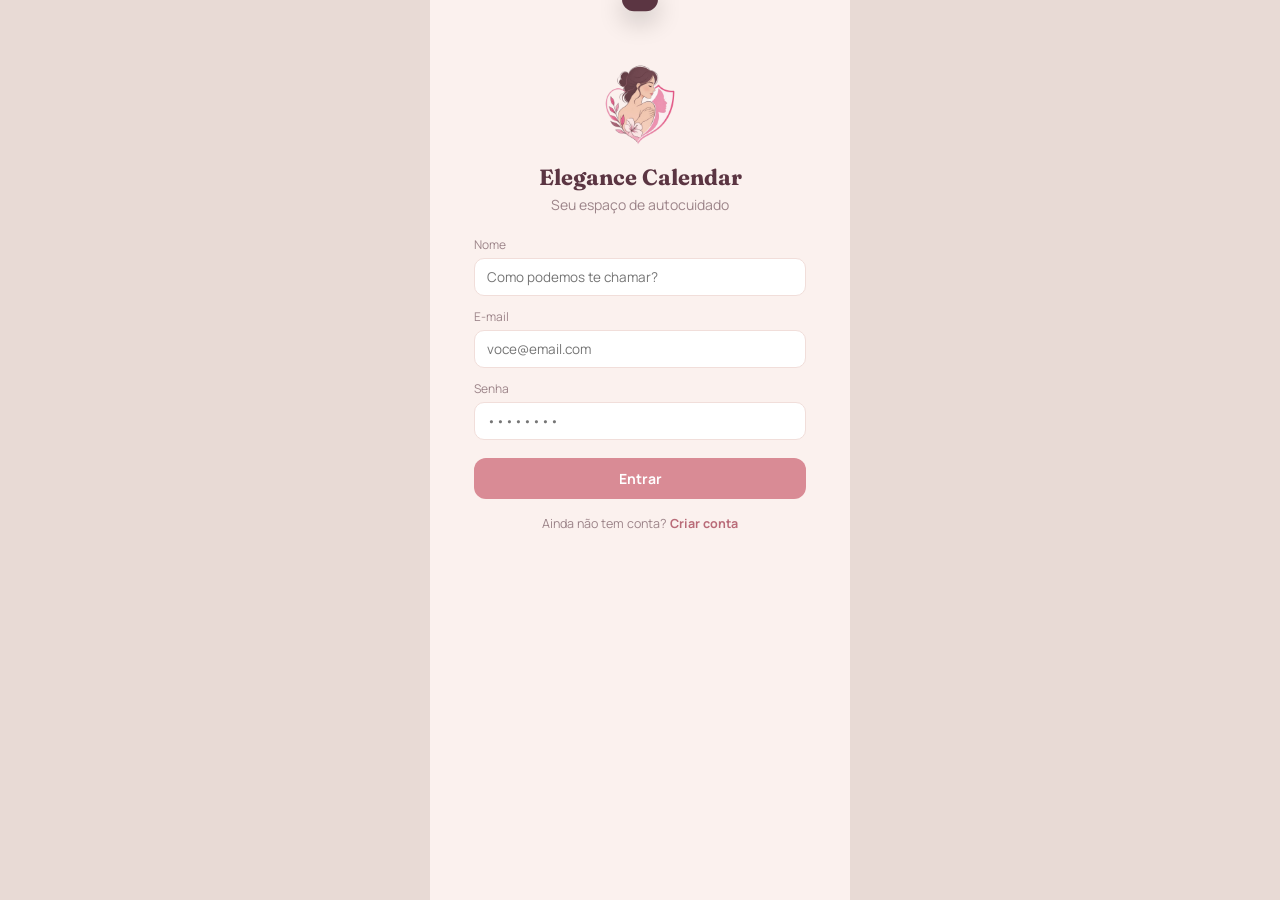
<file: index_antigo.html>
<!DOCTYPE html>
<html lang="pt-BR">
<head>
<meta charset="UTF-8">
<meta name="viewport" content="width=device-width, initial-scale=1.0">
<title>Elegance Calendar</title>
<link rel="preconnect" href="https://fonts.googleapis.com">
<link href="https://fonts.googleapis.com/css2?family=Fraunces:opsz,wght@9..144,400;9..144,500;9..144,600&family=Manrope:wght@400;500;600;700;800&display=swap" rel="stylesheet">
<style>
:root{
  --bg: #FBF1EE;
  --card: #FFFFFF;
  --rose: #D98B95;
  --rose-dark: #B96B78;
  --plum: #5B3542;
  --plum-soft: #8A6470;
  --sage: #A9BC9B;
  --gold: #D9A857;
  --text: #4A3439;
  --text-muted: #9C8489;
  --border: #F1DEDA;
  --radius-lg: 22px;
  --radius-md: 16px;
  --radius-sm: 10px;
  --shadow: 0 8px 24px rgba(91,53,66,0.07);
}

*{box-sizing:border-box;}

body{
  margin:0;
  background:#E8DAD5;
  font-family:'Manrope', sans-serif;
  color:var(--text);
  display:flex;
  justify-content:center;
}

h1,h2,h3{
  font-family:'Fraunces', serif;
  margin:0;
  color:var(--plum);
}

.app{
  width:100%;
  max-width:420px;
  min-height:100vh;
  background:var(--bg);
  position:relative;
  padding:22px 18px 90px;
  overflow:hidden;
}

/* ---------- login / onboarding ---------- */
.auth-wrap{
  max-width:340px;
  margin:40px auto 0;
  padding:0 4px;
}
.auth-logo{text-align:center; margin-bottom:10px;}
.auth-logo img{width:86px;height:86px;object-fit:contain;display:inline-block;}
.onboarding-icon img{width:72px;height:72px;object-fit:contain;}
.nav-item .nav-icon{width:26px;height:26px;display:flex;align-items:center;justify-content:center;}
.nav-item .nav-icon img{width:22px;height:22px;object-fit:contain;display:block;}
.auth-title{font-size:22px; text-align:center; margin-bottom:4px;}
.auth-hint{
  text-align:center; font-size:12.5px; color:var(--text-muted); margin-top:16px;
}
.auth-hint a{color:var(--rose-dark); font-weight:700; text-decoration:none;}

/* ---------- topbar ---------- */
.topbar{
  display:flex;
  justify-content:space-between;
  align-items:flex-start;
  margin-bottom:18px;
}
.topbar h1{font-size:24px; font-weight:600;}
.subtitle{margin:4px 0 0; color:var(--text-muted); font-size:14px;}
.sparkle{font-size:18px;}

.icon-btn{
  background:var(--card);
  border:1px solid var(--border);
  width:42px;height:42px;
  border-radius:50%;
  font-size:18px;
  display:flex;align-items:center;justify-content:center;
  cursor:pointer;
  box-shadow:var(--shadow);
  color:var(--plum);
}
.icon-btn.primary{
  background:var(--rose);
  color:#fff;
  border:none;
}

/* ---------- week strip ---------- */
.section-label{
  font-family:'Fraunces', serif;
  font-weight:600;
  font-size:18px;
  color:var(--plum);
  margin-bottom:12px;
}
.week-strip{
  display:flex;
  gap:8px;
  overflow-x:auto;
  padding-bottom:6px;
  margin-bottom:18px;
}
.day-chip{
  flex:0 0 auto;
  width:58px;
  background:var(--card);
  border-radius:var(--radius-md);
  text-align:center;
  padding:12px 0;
  box-shadow:var(--shadow);
  cursor:pointer;
}
.day-chip .dow{display:block; font-size:11px; color:var(--text-muted); margin-bottom:6px;}
.day-chip .num{font-family:'Fraunces', serif; font-size:19px; font-weight:600;}
.day-chip.selected{background:var(--rose); color:#fff;}
.day-chip.selected .dow{color:rgba(255,255,255,0.8);}
.day-chip .period-dot{
  width:5px;height:5px;border-radius:50%;
  background:var(--rose-dark);
  margin:5px auto 0;
}

/* ---------- cycle card ---------- */
.cycle-card{
  background:var(--card);
  border-radius:var(--radius-lg);
  padding:20px;
  display:flex;
  align-items:center;
  gap:16px;
  box-shadow:var(--shadow);
  margin-bottom:26px;
}
.cycle-wheel{position:relative; width:110px; height:110px; flex:0 0 auto;}
.cycle-wheel svg{width:100%; height:100%; transform:rotate(-90deg);}
.wheel-bg{fill:none; stroke:var(--border); stroke-width:10;}
.wheel-progress{
  fill:none;
  stroke:var(--rose);
  stroke-width:10;
  stroke-linecap:round;
  stroke-dasharray:377;
  transition:stroke-dasharray .5s ease, stroke .3s ease;
}
.wheel-center{
  position:absolute; inset:0;
  display:flex; flex-direction:column; align-items:center; justify-content:center;
}
.wheel-day{font-family:'Fraunces', serif; font-size:26px; font-weight:600; color:var(--plum);}
.wheel-label{font-size:10px; color:var(--text-muted); text-align:center; max-width:60px;}
.cycle-info h3{font-size:17px;}
.phase-desc{margin:3px 0 0; color:var(--text-muted); font-size:13px;}

/* ---------- rotina ---------- */
.section-header{
  display:flex; align-items:center; justify-content:space-between;
  margin-bottom:12px;
}
.section-header .section-title{margin-bottom:0;}
.section-title{font-size:18px; margin-bottom:12px;}
.routine-list{display:flex; flex-direction:column; gap:10px;}
.routine-item{
  background:var(--card);
  border-radius:var(--radius-md);
  padding:14px 16px;
  display:flex;
  align-items:center;
  gap:12px;
  box-shadow:var(--shadow);
}
.routine-emoji{font-size:22px;}
.routine-texts{flex:1;}
.routine-texts strong{display:block; font-size:14.5px;}
.routine-texts span{font-size:12.5px; color:var(--text-muted);}
.routine-check{
  width:26px;height:26px;
  border-radius:8px;
  border:2px solid var(--border);
  cursor:pointer;
  display:flex;align-items:center;justify-content:center;
  color:#fff;
  font-size:14px;
}
.routine-check.done{background:var(--rose); border-color:var(--rose);}

/* ---------- calendário ---------- */
.cal-nav{
  display:flex; align-items:center; justify-content:center; gap:18px;
  margin-bottom:14px;
}
.cal-month{font-family:'Fraunces', serif; font-weight:600; font-size:17px; color:var(--plum);}
.cal-legend{
  display:flex; gap:14px; font-size:11.5px; color:var(--text-muted);
  margin-bottom:14px; flex-wrap:wrap;
}
.cal-legend .dot{width:9px;height:9px;border-radius:50%; display:inline-block; margin-right:5px;}
.dot-period{background:var(--rose-dark);}
.dot-fertile{background:var(--sage);}
.dot-ovul{background:var(--gold);}

.cal-weekdays{
  display:grid;
  grid-template-columns:repeat(7,1fr);
  text-align:center;
  font-size:12px;
  color:var(--text-muted);
  margin-bottom:8px;
}
.cal-grid{
  display:grid;
  grid-template-columns:repeat(7,1fr);
  gap:6px;
}
.cal-day{
  aspect-ratio:1/1;
  display:flex; align-items:center; justify-content:center;
  border-radius:50%;
  font-size:13.5px;
  background:var(--card);
  cursor:pointer;
  position:relative;
  box-shadow:var(--shadow);
}
.cal-day.empty{background:transparent; box-shadow:none; cursor:default;}
.cal-day.period{background:var(--rose); color:#fff;}
.cal-day.fertile{background:#E3EADD; color:var(--plum);}
.cal-day.ovulation{background:var(--gold); color:#fff;}
.cal-day.today{outline:2px solid var(--plum-soft); outline-offset:2px;}
.cal-day .mark{
  position:absolute; bottom:3px; width:4px; height:4px; border-radius:50%; background:var(--rose-dark);
}

.empty-state{
  text-align:center; color:var(--text-muted); font-size:13.5px; padding:40px 10px;
}

/* ---------- denúncias ---------- */
.emergency-card{
  background:var(--plum);
  color:#fff;
  border-radius:var(--radius-lg);
  padding:18px 20px;
  margin-bottom:8px;
}
.emergency-card strong{display:block; font-size:14.5px; margin-bottom:12px;}
.emergency-numbers{display:flex; flex-direction:column; gap:8px;}
.emergency-numbers a{
  display:flex; align-items:center; gap:10px;
  color:#fff; text-decoration:none;
  font-size:13px;
  background:rgba(255,255,255,0.12);
  padding:9px 12px;
  border-radius:10px;
}
.emergency-numbers a span{
  font-family:'Fraunces', serif;
  font-weight:600;
  font-size:15px;
  min-width:34px;
}
.denuncia-list{display:flex; flex-direction:column; gap:10px;}
.denuncia-item{
  background:var(--card);
  border-radius:var(--radius-md);
  padding:14px 16px;
  box-shadow:var(--shadow);
}
.denuncia-top{
  display:flex; justify-content:space-between; align-items:center;
  margin-bottom:6px;
}
.denuncia-cat{
  font-size:12.5px; font-weight:700; color:var(--rose-dark);
}
.denuncia-date{font-size:11.5px; color:var(--text-muted);}
.denuncia-desc{font-size:13px; color:var(--text); margin:0 0 6px;}
.denuncia-tag{
  display:inline-block;
  font-size:11px;
  background:#EFEAE6;
  color:var(--text-muted);
  padding:3px 9px;
  border-radius:10px;
}


/* ---------- orientação sobre assédio e violência ---------- */
.info-assedio{
  margin-top:22px;
  background:var(--card);
  border-radius:var(--radius-lg);
  padding:18px;
  box-shadow:var(--shadow);
}
.info-assedio h2{font-size:18px; margin-bottom:8px;}
.info-assedio p{font-size:13px; line-height:1.55; color:var(--text); margin:8px 0;}
.info-assedio .info-note{color:var(--text-muted); font-size:12px;}
.info-item{
  border-top:1px solid var(--border);
  padding:13px 0;
}
.info-item:first-of-type{border-top:none;}
.info-item h3{font-size:15px; margin-bottom:5px;}
.info-item ul{margin:6px 0 0 18px; padding:0; color:var(--text-muted); font-size:12.5px; line-height:1.5;}

/* ---------- chat ---------- */
.chat-window{
  height:calc(100vh - 260px);
  overflow-y:auto;
  display:flex; flex-direction:column; gap:10px;
  padding:4px 2px 10px;
}
.msg{
  max-width:78%;
  padding:10px 14px;
  border-radius:16px;
  font-size:13.5px;
  line-height:1.4;
}
.msg.bot{
  background:var(--card);
  color:var(--text);
  align-self:flex-start;
  border-bottom-left-radius:4px;
  box-shadow:var(--shadow);
}
.msg.user{
  background:var(--rose);
  color:#fff;
  align-self:flex-end;
  border-bottom-right-radius:4px;
}
.chat-input-bar{
  position:absolute;
  bottom:82px; left:18px; right:18px;
  display:flex; gap:8px;
}
.chat-input-bar input{
  flex:1;
  border:1px solid var(--border);
  background:var(--card);
  border-radius:22px;
  padding:0 16px;
  font-family:'Manrope', sans-serif;
  font-size:13.5px;
}

/* ---------- bottom nav ---------- */
.bottom-nav{
  position:fixed;
  bottom:0; left:50%; transform:translateX(-50%);
  width:100%; max-width:420px;
  background:var(--card);
  border-top:1px solid var(--border);
  display:flex;
  padding:10px 6px 14px;
}
.nav-item{
  flex:1;
  background:none; border:none;
  display:flex; flex-direction:column; align-items:center; gap:3px;
  font-size:10.5px;
  color:var(--text-muted);
  cursor:pointer;
  font-family:'Manrope', sans-serif;
}
.nav-item .nav-icon{font-size:19px;}
.nav-item.active{color:var(--rose-dark); font-weight:700;}
.bottom-nav.hidden{display:none;}

/* ---------- screens / transitions ---------- */
.screen{display:none; animation:fadeSlide .28s ease;}
.screen.active{display:block;}
@keyframes fadeSlide{
  from{opacity:0; transform:translateY(8px);}
  to{opacity:1; transform:translateY(0);}
}

/* ---------- modais ---------- */
.modal-overlay{
  position:fixed; inset:0;
  background:rgba(74,52,57,0.35);
  display:none;
  align-items:center; justify-content:center;
  z-index:50;
  padding:20px;
}
.modal-overlay.open{display:flex;}
.modal{
  background:#fff;
  border-radius:var(--radius-lg);
  padding:22px;
  width:100%; max-width:340px;
  box-shadow:0 20px 40px rgba(0,0,0,0.15);
}
.modal-sub{font-size:13px; color:var(--text-muted); margin:4px 0 14px;}
.symptom-grid{
  display:flex; flex-wrap:wrap; gap:8px; margin-bottom:14px;
}
.symptom-chip{
  border:1px solid var(--border);
  border-radius:16px;
  padding:7px 13px;
  font-size:12.5px;
  cursor:pointer;
  color:var(--text);
}
.symptom-chip.selected{background:var(--rose); color:#fff; border-color:var(--rose);}
.checkbox-row{
  display:flex; align-items:center; gap:8px;
  font-size:13px; margin-bottom:18px; color:var(--text);
}
.field{margin-bottom:12px; flex:1;}
.field label{display:block; font-size:12px; color:var(--text-muted); margin-bottom:5px;}
.field input, .field select{
  width:100%; border:1px solid var(--border); border-radius:10px;
  padding:9px 12px; font-family:'Manrope', sans-serif; font-size:13.5px;
  background:#fff; color:var(--text);
}
.field-row{display:flex; gap:10px;}
.modal-actions{display:flex; gap:10px; margin-top:6px;}
.btn-ghost, .btn-primary{
  flex:1; border-radius:12px; padding:11px 0; font-size:14px; font-weight:700;
  border:none; cursor:pointer; font-family:'Manrope', sans-serif;
}
.btn-ghost{background:var(--bg); color:var(--text-muted);}
.btn-primary{background:var(--rose); color:#fff;}

.icon-picker{
  display:flex; flex-wrap:wrap; gap:8px; margin-bottom:2px;
}
.icon-chip{
  width:38px; height:38px;
  border-radius:10px;
  border:1px solid var(--border);
  background:#fff;
  display:flex; align-items:center; justify-content:center;
  font-size:18px;
  cursor:pointer;
}
.icon-chip.selected{background:var(--rose); border-color:var(--rose);}

.row-action{
  border:none; background:none; color:var(--text-muted);
  font-size:15px; cursor:pointer; padding:4px;
}
.row-actions{display:flex; gap:2px;}

/* ---------- toast ---------- */
.toast{
  position:fixed;
  top:16px; left:50%; transform:translateX(-50%) translateY(-120%);
  background:var(--plum);
  color:#fff;
  padding:12px 18px;
  border-radius:14px;
  font-size:13px;
  box-shadow:0 10px 26px rgba(0,0,0,0.2);
  z-index:80;
  transition:transform .35s ease;
  max-width:90%;
}
.toast.show{transform:translateX(-50%) translateY(0);}

</style>
</head>
<body>

<div class="app">

  <!-- ===================== TOAST (notificação) ===================== -->
  <div id="toast" class="toast"></div>

  <!-- ===================== TELA: LOGIN ===================== -->
  <section class="screen active" id="screen-login">
    <div class="auth-wrap">
      <div class="auth-logo"><img src="logosemfundo.png" alt="Logo do Elegance Calendar"></div>
      <h1 class="auth-title">Elegance Calendar</h1>
      <p class="subtitle" style="text-align:center; margin-bottom:22px;">Seu espaço de autocuidado</p>

      <div class="field">
        <label>Nome</label>
        <input type="text" id="loginName" placeholder="Como podemos te chamar?">
      </div>
      <div class="field">
        <label>E-mail</label>
        <input type="email" id="loginEmail" placeholder="voce@email.com">
      </div>
      <div class="field">
        <label>Senha</label>
        <input type="password" id="loginPassword" placeholder="••••••••">
      </div>
      <button class="btn-primary" id="btnLogin" style="width:100%; margin-top:6px;">Entrar</button>
      <p class="auth-hint" id="authHint">Ainda não tem conta? <a href="#" id="linkSignup">Criar conta</a></p>
    </div>
  </section>

  <!-- ===================== TELA: ONBOARDING (configurar ciclo) ===================== -->
  <section class="screen" id="screen-onboarding">
    <div class="auth-wrap">
      <div class="auth-logo onboarding-icon"><img src="calendario.png" alt="Ícone de calendário"></div>
      <h1 class="auth-title">Vamos configurar seu ciclo</h1>
      <p class="subtitle" style="text-align:center; margin-bottom:22px;">Isso ajuda a calcular suas fases automaticamente</p>

      <div class="field">
        <label>Quando começou sua última menstruação?</label>
        <input type="date" id="obLastPeriod">
      </div>
      <div class="field-row">
        <div class="field">
          <label>Duração do ciclo (dias)</label>
          <input type="number" id="obCycleLength" value="28" min="20" max="45">
        </div>
        <div class="field">
          <label>Duração da menstruação (dias)</label>
          <input type="number" id="obPeriodLength" value="5" min="1" max="10">
        </div>
      </div>
      <button class="btn-primary" id="btnFinishOnboarding" style="width:100%; margin-top:6px;">Concluir</button>
    </div>
  </section>

  <!-- ===================== TELA: INÍCIO ===================== -->
  <section class="screen" id="screen-inicio">
    <header class="topbar">
      <div>
        <h1>Olá, <span id="userName">Roberta</span> <span class="sparkle">✨</span></h1>
        <p class="subtitle">Como está se sentindo hoje?</p>
      </div>
    </header>

    <div class="section-label" id="monthLabel">Junho 2026</div>

    <div class="week-strip" id="weekStrip"></div>

    <div class="cycle-card">
      <div class="cycle-wheel" id="cycleWheel">
        <svg viewBox="0 0 140 140">
          <circle class="wheel-bg" cx="70" cy="70" r="60"></circle>
          <circle class="wheel-progress" id="wheelProgress" cx="70" cy="70" r="60"></circle>
        </svg>
        <div class="wheel-center">
          <span class="wheel-day" id="wheelDay">12</span>
          <span class="wheel-label">dia do ciclo</span>
        </div>
      </div>
      <div class="cycle-info">
        <h3>Seu ciclo</h3>
        <p class="phase-desc" id="periodCountdown">Faltam 16 dias para o próximo período</p>
      </div>
    </div>

    <div class="section-header">
      <h2 class="section-title">Sua Rotina Diária</h2>
      <button class="icon-btn" id="btnAddRoutine" title="Nova rotina">＋</button>
    </div>
    <div class="routine-list" id="routineList"></div>
  </section>

  <!-- ===================== TELA: CALENDÁRIO ===================== -->
  <section class="screen" id="screen-calendario">
    <header class="topbar">
      <div>
        <h1>Calendário</h1>
        <p class="subtitle">Toque em um dia para registrar</p>
      </div>
    </header>

    <div class="cal-nav">
      <button class="icon-btn" id="calPrev">‹</button>
      <span id="calMonthLabel" class="cal-month">Junho 2026</span>
      <button class="icon-btn" id="calNext">›</button>
    </div>

    <div class="cal-legend">
      <span><i class="dot dot-period"></i>Menstruação</span>
      <span><i class="dot dot-fertile"></i>Fértil</span>
      <span><i class="dot dot-ovul"></i>Ovulação</span>
    </div>

    <div class="cal-weekdays">
      <span>D</span><span>S</span><span>T</span><span>Q</span><span>Q</span><span>S</span><span>S</span>
    </div>
    <div class="cal-grid" id="calGrid"></div>
  </section>

  <!-- ===================== TELA: DENÚNCIAS ===================== -->
  <section class="screen" id="screen-denuncias">
    <header class="topbar">
      <div>
        <h1>Denúncias</h1>
        <p class="subtitle">Um espaço seguro para relatar</p>
      </div>
      <button class="icon-btn" id="btnAddDenuncia" title="Novo relato">＋</button>
    </header>

    <div class="emergency-card">
      <strong>Precisa de ajuda urgente?</strong>
      <div class="emergency-numbers">
        <a href="tel:180"><span>180</span>Central de Atendimento à Mulher</a>
        <a href="tel:190"><span>190</span>Polícia Militar</a>
      </div>
    </div>

    <h2 class="section-title" style="margin-top:20px;">Seus relatos</h2>
    <div class="denuncia-list" id="denunciaList"></div>

    <div class="info-assedio">
      <h2>Entenda quando procurar ajuda</h2>
      <p>Nem toda violência ou forma de assédio deixa marcas visíveis. Se uma situação causa medo, ameaça, constrangimento, controle ou desrespeito aos seus limites, é importante conversar com uma pessoa de confiança e buscar orientação.</p>

      <div class="info-item">
        <h3>Assédio sexual</h3>
        <p>Pode envolver comentários, propostas, mensagens, gestos ou aproximações de caráter sexual que não são desejados, além de pressão para aceitar algo contra a vontade.</p>
        <ul>
          <li>Comentários sobre o corpo ou sexualização sem consentimento.</li>
          <li>Insistência após uma recusa ou desconforto.</li>
          <li>Mensagens, convites ou propostas de conteúdo sexual não desejados.</li>
        </ul>
      </div>

      <div class="info-item">
        <h3>Assédio moral</h3>
        <p>São comportamentos repetidos que humilham, intimidam, isolam ou desqualificam uma pessoa, especialmente em ambientes como escola ou trabalho.</p>
      </div>

      <div class="info-item">
        <h3>Violência psicológica</h3>
        <p>Pode aparecer por meio de ameaças, manipulação, humilhação, isolamento, chantagem ou tentativas de controlar escolhas e relações.</p>
      </div>

      <div class="info-item">
        <h3>Perseguição e controle</h3>
        <p>Contato insistente e indesejado, vigilância, aparecimento frequente em lugares onde a pessoa está ou tentativas de controlar seus horários e relações podem exigir atenção e orientação.</p>
      </div>

      <div class="info-item">
        <h3>Violência doméstica e agressões</h3>
        <p>Conflitos não justificam agressões, ameaças ou comportamentos de controle. Se houver risco imediato, procure um local seguro e acione a ajuda de emergência disponível na sua região.</p>
      </div>

      <div class="info-item">
        <h3>Quando procurar ajuda?</h3>
        <p>Procure ajuda quando se sentir em risco, ameaçada, pressionada, perseguida ou quando seus limites não são respeitados. Você não precisa esperar a situação piorar para conversar com alguém de confiança ou buscar orientação especializada.</p>
      </div>

      <p class="info-note">Este conteúdo é informativo e não substitui atendimento profissional. Em situação de emergência, use os contatos de ajuda exibidos acima.</p>
    </div>
  </section>

  <!-- ===================== TELA: CHAT ===================== -->
  <section class="screen" id="screen-chat">
    <header class="topbar">
      <div>
        <h1>Assistente</h1>
        <p class="subtitle">Tire dúvidas sobre seu ciclo</p>
      </div>
    </header>

    <div class="chat-window" id="chatWindow"></div>

    <div class="chat-input-bar">
      <input type="text" id="chatInput" placeholder="Digite sua pergunta...">
      <button id="chatSend" class="icon-btn primary">➤</button>
    </div>
  </section>

  <!-- ===================== NAV INFERIOR ===================== -->
  <nav class="bottom-nav" id="bottomNav">
    <button class="nav-item active" data-screen="inicio">
      <span class="nav-icon"><img src="tela inicio.png" alt=""></span><span>Início</span>
    </button>
    <button class="nav-item" data-screen="calendario">
      <span class="nav-icon"><img src="calendario.png" alt=""></span><span>Calendário</span>
    </button>
    <button class="nav-item" data-screen="denuncias">
      <span class="nav-icon"><img src="denuncia.png" alt=""></span><span>Denúncias</span>
    </button>
    <button class="nav-item" data-screen="chat">
      <span class="nav-icon" aria-hidden="true">
        <svg viewBox="0 0 64 64" width="22" height="22" xmlns="http://www.w3.org/2000/svg">
          <path d="M8 12c0-4.4 3.6-8 8-8h32c8.8 0 16 7.2 16 16v15c0 8.8-7.2 16-16 16H29L12 62c-2.3 1.5-5.2-.7-4.3-3.4L13 51C10 48.2 8 44.3 8 40V12z" fill="#D98B95"/>
          <circle cx="24" cy="28" r="4" fill="#fff"/>
          <circle cx="32" cy="28" r="4" fill="#fff"/>
          <circle cx="40" cy="28" r="4" fill="#fff"/>
        </svg>
      </span><span>Chat</span>
    </button>
  </nav>

</div>

<!-- ===================== MODAL: DIA DO CALENDÁRIO ===================== -->
<div class="modal-overlay" id="dayModalOverlay">
  <div class="modal">
    <h3 id="dayModalTitle">Registrar dia</h3>
    <p class="modal-sub">O que você está sentindo hoje?</p>
    <div class="symptom-grid" id="symptomGrid"></div>
    <label class="checkbox-row">
      <input type="checkbox" id="markPeriod">
      Marcar início da menstruação
    </label>
    <label class="checkbox-row">
      <input type="checkbox" id="markPeriodEnd">
      Marcar fim da menstruação
    </label>
    <div class="modal-actions">
      <button class="btn-ghost" id="dayModalCancel">Cancelar</button>
      <button class="btn-primary" id="dayModalSave">Salvar</button>
    </div>
  </div>
</div>

<!-- ===================== MODAL: NOVA/EDITAR ROTINA ===================== -->
<div class="modal-overlay" id="routineModalOverlay">
  <div class="modal">
    <h3 id="routineModalTitle">Nova rotina</h3>
    <div class="field">
      <label>Ícone</label>
      <div class="icon-picker" id="iconPicker"></div>
    </div>
    <div class="field">
      <label>Título</label>
      <input type="text" id="routineTitle" placeholder="Ex: Tomar chá calmante">
    </div>
    <div class="field">
      <label>Descrição</label>
      <input type="text" id="routineDesc" placeholder="Ex: Antes de dormir">
    </div>
    <div class="modal-actions">
      <button class="btn-ghost" id="routineModalCancel">Cancelar</button>
      <button class="btn-primary" id="routineModalSave">Salvar</button>
    </div>
  </div>
</div>

<!-- ===================== MODAL: NOVA DENÚNCIA ===================== -->
<div class="modal-overlay" id="denunciaModalOverlay">
  <div class="modal">
    <h3 id="denunciaModalTitle">Novo relato</h3>
    <div class="field">
      <label>Categoria</label>
      <select id="denunciaCategoria">
        <option>Assédio</option>
        <option>Violência doméstica</option>
        <option>Perseguição</option>
        <option>Discriminação</option>
        <option>Outro</option>
      </select>
    </div>
    <div class="field">
      <label>Local (opcional)</label>
      <input type="text" id="denunciaLocal" placeholder="Ex: Trabalho, rua, condomínio...">
    </div>
    <div class="field">
      <label>Descrição</label>
      <input type="text" id="denunciaDesc" placeholder="Descreva o ocorrido">
    </div>
    <label class="checkbox-row">
      <input type="checkbox" id="denunciaAnonima" checked>
      Enviar de forma anônima
    </label>
    <div class="modal-actions">
      <button class="btn-ghost" id="denunciaModalCancel">Cancelar</button>
      <button class="btn-primary" id="denunciaModalSave">Enviar</button>
    </div>
  </div>
</div>

<script>
/* =========================================================
   ELEGANCE CALENDAR — lógica do protótipo
   Dados guardados em memória (sem backend) para fins de demonstração do TCC.
   ========================================================= */

const MONTH_NAMES = ["Janeiro","Fevereiro","Março","Abril","Maio","Junho","Julho","Agosto","Setembro","Outubro","Novembro","Dezembro"];
const WEEKDAY_SHORT = ["Dom","Seg","Ter","Qua","Qui","Sex","Sáb"];

/* ---------- estado da aplicação ---------- */
const state = {
  userName: 'Roberta',
  today: new Date(),
  cycleLength: 28,
  periodLength: 5,
  lastPeriodStart: null,      // Date do último início de menstruação
  selectedDate: new Date(),   // dia selecionado no calendário / week strip
  calCursor: new Date(),      // mês exibido no calendário
  routine: [
    { id:'water', emoji:'💧', title:'Beber 2L de água', desc:'Meta diária de hidratação', done:true },
    { id:'meditate', emoji:'🧘‍♀️', title:'Meditação ou Alongamento', desc:'10 minutos para autocuidado', done:false },
    { id:'vitamin', emoji:'💊', title:'Vitaminas / Anticoncepcional', desc:'Tomar logo após o café', done:false },
  ],
  loggedDays: {}, // "YYYY-MM-DD": { symptoms:[...], period:bool }
  denuncias: [],
};

// define um ciclo de exemplo começando 12 dias atrás, para bater com o rascunho ("Dia 12 do ciclo")
state.lastPeriodStart = addDays(state.today, -11);

/* ---------- helpers de data ---------- */
function addDays(date, days){
  const d = new Date(date);
  d.setDate(d.getDate() + days);
  return d;
}
function sameDay(a,b){
  return a.getFullYear()===b.getFullYear() && a.getMonth()===b.getMonth() && a.getDate()===b.getDate();
}
function toKey(d){
  return d.getFullYear()+"-"+(d.getMonth()+1).toString().padStart(2,'0')+"-"+d.getDate().toString().padStart(2,'0');
}
function cycleDayOf(date){
  const diff = Math.floor((stripTime(date) - stripTime(state.lastPeriodStart)) / 86400000);
  const mod = ((diff % state.cycleLength) + state.cycleLength) % state.cycleLength;
  return mod + 1; // dia 1 a cycleLength
}
function stripTime(d){
  return new Date(d.getFullYear(), d.getMonth(), d.getDate()).getTime();
}
function phaseColorOf(cycleDay){
  const ovulationDay = state.cycleLength - 14; // aprox.
  if(cycleDay <= state.periodLength) return '--rose-dark';
  if(cycleDay < ovulationDay - 1) return '--rose';
  if(cycleDay <= ovulationDay + 1) return '--gold';
  return '--sage';
}
function isFertileDay(cycleDay){
  const ovulationDay = state.cycleLength - 14;
  return cycleDay >= ovulationDay - 4 && cycleDay <= ovulationDay + 1;
}
function isOvulationDay(cycleDay){
  const ovulationDay = state.cycleLength - 14;
  return cycleDay === ovulationDay;
}
function isPeriodDay(cycleDay){
  return cycleDay <= state.periodLength;
}

/* =========================================================
   TELA: INÍCIO
   ========================================================= */
function renderInicio(){
  document.getElementById('monthLabel').textContent =
    MONTH_NAMES[state.today.getMonth()] + " " + state.today.getFullYear();

  renderWeekStrip();
  renderCycleCard();
  renderRoutine();
}

function renderWeekStrip(){
  const strip = document.getElementById('weekStrip');
  strip.innerHTML = '';
  const start = addDays(state.today, -2);
  for(let i=0; i<7; i++){
    const d = addDays(start, i);
    const chip = document.createElement('div');
    chip.className = 'day-chip' + (sameDay(d, state.selectedDate) ? ' selected' : '');
    const cd = cycleDayOf(d);
    chip.innerHTML = `
      <span class="dow">${WEEKDAY_SHORT[d.getDay()]}</span>
      <span class="num">${d.getDate().toString().padStart(2,'0')}</span>
      ${isPeriodDay(cd) ? '<div class="period-dot"></div>' : ''}
    `;
    chip.addEventListener('click', () => {
      state.selectedDate = d;
      renderWeekStrip();
      renderCycleCard();
    });
    strip.appendChild(chip);
  }
}

function renderCycleCard(){
  const cd = cycleDayOf(state.selectedDate);
  const daysRemaining = state.cycleLength - cd;

  document.getElementById('wheelDay').textContent = cd;
  document.getElementById('periodCountdown').textContent = daysRemaining >= 0
    ? `Faltam ${daysRemaining} dias para o próximo período`
    : 'Novo ciclo começando';

  const wheelLabelEl = document.querySelector('.wheel-label');
  wheelLabelEl.textContent = daysRemaining >= 0 ? `${daysRemaining} dias restantes` : 'novo ciclo';

  const circumference = 2 * Math.PI * 60;
  const progress = cd / state.cycleLength;
  const progressEl = document.getElementById('wheelProgress');
  progressEl.style.strokeDasharray = `${circumference * progress} ${circumference}`;
  progressEl.style.stroke = `var(${phaseColorOf(cd)})`;
}

function renderRoutine(){
  const list = document.getElementById('routineList');
  list.innerHTML = '';
  state.routine.forEach(item => {
    const row = document.createElement('div');
    row.className = 'routine-item';
    row.innerHTML = `
      <span class="routine-emoji">${item.emoji}</span>
      <div class="routine-texts">
        <strong>${item.title}</strong>
        <span>${item.desc}</span>
      </div>
      <div class="routine-check ${item.done ? 'done' : ''}">${item.done ? '✓' : ''}</div>
      <div class="row-actions">
        <button class="row-action edit-routine" title="Editar">✎</button>
        <button class="row-action del-routine" title="Excluir">✕</button>
      </div>
    `;
    row.querySelector('.routine-check').addEventListener('click', () => {
      item.done = !item.done;
      renderRoutine();
      if(item.done) showToast(`"${item.title}" concluído ✨`);
    });
    row.querySelector('.edit-routine').addEventListener('click', () => openRoutineModal(item));
    row.querySelector('.del-routine').addEventListener('click', () => {
      state.routine = state.routine.filter(r => r.id !== item.id);
      renderRoutine();
      showToast('Rotina removida');
    });
    list.appendChild(row);
  });
}

/* ----- modal: nova/editar rotina ----- */
const ICON_OPTIONS = ['💧','🧘‍♀️','💊','🍎','🚶‍♀️','😴','📖','🧴','✨','❤️','🌿','☀️'];
let editingRoutineId = null;
let selectedRoutineIcon = '✨';

function renderIconPicker(selected){
  const wrap = document.getElementById('iconPicker');
  wrap.innerHTML = '';
  ICON_OPTIONS.forEach(icon => {
    const chip = document.createElement('div');
    chip.className = 'icon-chip' + (icon === selected ? ' selected' : '');
    chip.textContent = icon;
    chip.addEventListener('click', () => {
      selectedRoutineIcon = icon;
      renderIconPicker(icon);
    });
    wrap.appendChild(chip);
  });
}

function openRoutineModal(item){
  editingRoutineId = item ? item.id : null;
  document.getElementById('routineModalTitle').textContent = item ? 'Editar rotina' : 'Nova rotina';
  document.getElementById('routineTitle').value = item ? item.title : '';
  document.getElementById('routineDesc').value = item ? item.desc : '';
  selectedRoutineIcon = item ? item.emoji : '✨';
  renderIconPicker(selectedRoutineIcon);
  document.getElementById('routineModalOverlay').classList.add('open');
}

document.getElementById('btnAddRoutine').addEventListener('click', () => openRoutineModal(null));
document.getElementById('routineModalCancel').addEventListener('click', () => {
  document.getElementById('routineModalOverlay').classList.remove('open');
});
document.getElementById('routineModalSave').addEventListener('click', () => {
  const title = document.getElementById('routineTitle').value.trim();
  const desc = document.getElementById('routineDesc').value.trim();
  if(!title){
    showToast('Dê um título para a rotina');
    return;
  }
  if(editingRoutineId){
    const item = state.routine.find(r => r.id === editingRoutineId);
    item.title = title;
    item.desc = desc;
    item.emoji = selectedRoutineIcon;
    showToast('Rotina atualizada ✨');
  } else {
    state.routine.push({ id:'r'+Date.now(), emoji:selectedRoutineIcon, title, desc, done:false });
    showToast('Rotina adicionada 🌿');
  }
  document.getElementById('routineModalOverlay').classList.remove('open');
  renderRoutine();
});

/* =========================================================
   TELA: CALENDÁRIO
   ========================================================= */
function renderCalendario(){
  const label = MONTH_NAMES[state.calCursor.getMonth()] + " " + state.calCursor.getFullYear();
  document.getElementById('calMonthLabel').textContent = label;

  const grid = document.getElementById('calGrid');
  grid.innerHTML = '';

  const year = state.calCursor.getFullYear();
  const month = state.calCursor.getMonth();
  const firstDay = new Date(year, month, 1).getDay();
  const totalDays = new Date(year, month + 1, 0).getDate();

  for(let i=0; i<firstDay; i++){
    const empty = document.createElement('div');
    empty.className = 'cal-day empty';
    grid.appendChild(empty);
  }

  for(let day=1; day<=totalDays; day++){
    const d = new Date(year, month, day);
    const cd = cycleDayOf(d);
    const cell = document.createElement('div');
    let cls = 'cal-day';
    if(isPeriodDay(cd)) cls += ' period';
    else if(isOvulationDay(cd)) cls += ' ovulation';
    else if(isFertileDay(cd)) cls += ' fertile';
    if(sameDay(d, state.today)) cls += ' today';
    cell.className = cls;
    cell.textContent = day;

    if(state.loggedDays[toKey(d)]){
      const mark = document.createElement('div');
      mark.className = 'mark';
      cell.appendChild(mark);
    }

    cell.addEventListener('click', () => openDayModal(d));
    grid.appendChild(cell);
  }
}

document.getElementById('calPrev').addEventListener('click', () => {
  state.calCursor = new Date(state.calCursor.getFullYear(), state.calCursor.getMonth() - 1, 1);
  renderCalendario();
});
document.getElementById('calNext').addEventListener('click', () => {
  state.calCursor = new Date(state.calCursor.getFullYear(), state.calCursor.getMonth() + 1, 1);
  renderCalendario();
});

/* ----- modal: registrar dia / sintomas ----- */
const SYMPTOMS = ['Cólica','Dor de cabeça','Inchaço','Humor instável','Sensibilidade','Cansaço'];
let dayModalDate = null;

function openDayModal(d){
  dayModalDate = d;
  document.getElementById('dayModalTitle').textContent =
    'Registrar — ' + d.getDate() + ' de ' + MONTH_NAMES[d.getMonth()];

  const saved = state.loggedDays[toKey(d)] || { symptoms:[], period:false };
  const grid = document.getElementById('symptomGrid');
  grid.innerHTML = '';
  SYMPTOMS.forEach(s => {
    const chip = document.createElement('div');
    chip.className = 'symptom-chip' + (saved.symptoms.includes(s) ? ' selected' : '');
    chip.textContent = s;
    chip.addEventListener('click', () => chip.classList.toggle('selected'));
    grid.appendChild(chip);
  });
  document.getElementById('markPeriod').checked = saved.period;
  document.getElementById('markPeriodEnd').checked = !!saved.periodEnd;
  document.getElementById('dayModalOverlay').classList.add('open');
}

document.getElementById('dayModalCancel').addEventListener('click', () => {
  document.getElementById('dayModalOverlay').classList.remove('open');
});

document.getElementById('dayModalSave').addEventListener('click', () => {
  const selected = Array.from(document.querySelectorAll('#symptomGrid .symptom-chip.selected')).map(el => el.textContent);
  const period = document.getElementById('markPeriod').checked;
  const periodEnd = document.getElementById('markPeriodEnd').checked;
  state.loggedDays[toKey(dayModalDate)] = { symptoms:selected, period, periodEnd };
  if(period){
    state.lastPeriodStart = new Date(dayModalDate);
  }
  if(periodEnd){
    const diffDays = Math.floor((stripTime(dayModalDate) - stripTime(state.lastPeriodStart)) / 86400000) + 1;
    state.periodLength = Math.max(1, diffDays);
    showToast(`Fim da menstruação registrado — duração ajustada para ${state.periodLength} dia(s)`);
  } else {
    showToast('Registro salvo com sucesso 🌸');
  }
  document.getElementById('dayModalOverlay').classList.remove('open');
  renderCalendario();
  renderInicio();
});

/* =========================================================
   TELA: LEMBRETES
   ========================================================= */
/* =========================================================
   TELA: DENÚNCIAS
   ========================================================= */
function renderDenuncias(){
  const list = document.getElementById('denunciaList');
  list.innerHTML = '';

  if(state.denuncias.length === 0){
    list.innerHTML = '<div class="empty-state">Você ainda não enviou nenhum relato.<br>Este espaço é sigiloso e só você vê o histórico.</div>';
    return;
  }

  const sorted = [...state.denuncias].sort((a,b) => b.createdAt - a.createdAt);
  sorted.forEach(d => {
    const card = document.createElement('div');
    card.className = 'denuncia-item';
    card.innerHTML = `
      <div class="denuncia-top">
        <span class="denuncia-cat">${d.categoria}</span>
        <div class="row-actions">
          <span class="denuncia-date">${d.createdAt.getDate().toString().padStart(2,'0')}/${(d.createdAt.getMonth()+1).toString().padStart(2,'0')}</span>
          <button class="row-action edit-denuncia" title="Editar">✎</button>
          <button class="row-action del-denuncia" title="Excluir">✕</button>
        </div>
      </div>
      <p class="denuncia-desc">${d.descricao || 'Sem descrição adicional.'}${d.local ? ' — ' + d.local : ''}</p>
      <span class="denuncia-tag">${d.anonima ? 'Enviada anonimamente' : 'Identificada'}</span>
    `;
    card.querySelector('.edit-denuncia').addEventListener('click', () => openDenunciaModal(d));
    card.querySelector('.del-denuncia').addEventListener('click', () => {
      state.denuncias = state.denuncias.filter(x => x.id !== d.id);
      renderDenuncias();
      showToast('Relato removido');
    });
    list.appendChild(card);
  });
}

let editingDenunciaId = null;

function openDenunciaModal(d){
  editingDenunciaId = d ? d.id : null;
  document.getElementById('denunciaModalTitle').textContent = d ? 'Editar denúncia' : 'Nova denúncia';
  document.getElementById('denunciaCategoria').value = d ? d.categoria : 'Assédio';
  document.getElementById('denunciaLocal').value = d ? d.local : '';
  document.getElementById('denunciaDesc').value = d ? d.descricao : '';
  document.getElementById('denunciaAnonima').checked = d ? d.anonima : true;
  document.getElementById('denunciaModalOverlay').classList.add('open');
}

document.getElementById('btnAddDenuncia').addEventListener('click', () => openDenunciaModal(null));
document.getElementById('denunciaModalCancel').addEventListener('click', () => {
  document.getElementById('denunciaModalOverlay').classList.remove('open');
});
document.getElementById('denunciaModalSave').addEventListener('click', () => {
  const categoria = document.getElementById('denunciaCategoria').value;
  const local = document.getElementById('denunciaLocal').value.trim();
  const descricao = document.getElementById('denunciaDesc').value.trim();
  const anonima = document.getElementById('denunciaAnonima').checked;

  if(editingDenunciaId){
    const d = state.denuncias.find(x => x.id === editingDenunciaId);
    d.categoria = categoria; d.local = local; d.descricao = descricao; d.anonima = anonima;
    showToast('Relato atualizado');
  } else {
    state.denuncias.push({
      id: Date.now(),
      categoria, local, descricao, anonima,
      createdAt: new Date(),
    });
    showToast('Relato enviado com segurança 🤍');
  }
  document.getElementById('denunciaModalOverlay').classList.remove('open');
  renderDenuncias();
});

/* =========================================================
   POP-UP DE LEMBRETE + NOTIFICAÇÕES (toast)
   ========================================================= */
function showToast(msg){
  const toast = document.getElementById('toast');
  toast.textContent = msg;
  toast.classList.add('show');
  clearTimeout(showToast._t);
  showToast._t = setTimeout(() => toast.classList.remove('show'), 2600);
}

/* notificação automática de demonstração, simulando um alerta push */
setTimeout(() => {
  showToast('💧 Não esqueça de beber água hoje!');
}, 3000);

/* =========================================================
   TELA: CHAT (assistente baseado em regras)
   ========================================================= */
const CHAT_RULES = [
  { keys:['atraso','atrasad'], reply:'Pequenos atrasos (até 5-7 dias) podem acontecer por estresse, sono ou rotina. Se o atraso persistir, vale registrar os sintomas aqui e procurar seu ginecologista.' },
  { keys:['cólica','colica','dor'], reply:'Cólicas leves a moderadas são comuns na fase menstrual. Calor local, hidratação e alongamento leve costumam ajudar. Dores muito intensas merecem avaliação médica.' },
  { keys:['ovulação','ovulacao','fértil','fertil'], reply:'Sua janela fértil costuma ocorrer por volta do meio do ciclo, geralmente entre 4-5 dias antes da ovulação até 1 dia depois. Você pode acompanhar isso na aba Calendário.' },
  { keys:['próximo período','proximo periodo','quando','menstruar'], reply:'Com base no seu ciclo atual, a estimativa aparece no card da tela Início — o número de "dias restantes" indica quanto falta para o próximo período.' },
  { keys:['sintoma'], reply:'Você pode registrar sintomas como cólica, dor de cabeça, inchaço e humor diretamente em um dia no Calendário. Isso ajuda a identificar padrões ao longo dos ciclos.' },
  { keys:['denúncia','denuncia','assédio','assedio','violência','violencia','perseguição','perseguicao'], reply:'Sinto muito que esteja passando por isso. Na aba Denúncias você pode registrar um relato de forma anônima, e também encontra os telefones 180 e 190 para ajuda imediata.' },
  { keys:['oi','olá','ola','bom dia','boa tarde','boa noite'], reply:'Oi! 🌸 Estou aqui para ajudar com dúvidas sobre seu ciclo e sintomas. O que você quer saber?' },
];

function botReply(userText){
  const lower = userText.toLowerCase();
  const match = CHAT_RULES.find(rule => rule.keys.some(k => lower.includes(k)));
  return match ? match.reply : 'Ainda estou aprendendo sobre esse assunto. Você pode reformular a pergunta ou falar sobre sintomas, ovulação ou atraso?';
}

function appendMessage(text, from){
  const win = document.getElementById('chatWindow');
  const msg = document.createElement('div');
  msg.className = 'msg ' + from;
  msg.textContent = text;
  win.appendChild(msg);
  win.scrollTop = win.scrollHeight;
}

function initChat(){
  const win = document.getElementById('chatWindow');
  if(win.dataset.started) return;
  win.dataset.started = '1';
  appendMessage('Oi! 🌸 Sou a assistente do Elegance Calendar. Pergunte sobre ciclo, sintomas ou ovulação.', 'bot');
}

document.getElementById('chatSend').addEventListener('click', sendChat);
document.getElementById('chatInput').addEventListener('keydown', e => {
  if(e.key === 'Enter') sendChat();
});
function sendChat(){
  const input = document.getElementById('chatInput');
  const text = input.value.trim();
  if(!text) return;
  appendMessage(text, 'user');
  input.value = '';
  setTimeout(() => appendMessage(botReply(text), 'bot'), 400);
}

/* =========================================================
   NAVEGAÇÃO ENTRE TELAS
   ========================================================= */
function goToScreen(name){
  document.querySelectorAll('.screen').forEach(s => s.classList.remove('active'));
  document.getElementById('screen-' + name).classList.add('active');

  document.querySelectorAll('.nav-item').forEach(btn => {
    btn.classList.toggle('active', btn.dataset.screen === name);
  });

  const mainTabs = ['inicio','calendario','denuncias','chat'];
  document.getElementById('bottomNav').classList.toggle('hidden', !mainTabs.includes(name));

  if(name === 'calendario') renderCalendario();
  if(name === 'denuncias') renderDenuncias();
  if(name === 'chat') initChat();
}

document.querySelectorAll('.nav-item').forEach(btn => {
  btn.addEventListener('click', () => goToScreen(btn.dataset.screen));
});


/* =========================================================
   BANCO DE DADOS — integração com api.php (XAMPP + MySQL)
   ========================================================= */
let currentUserId = null;
let authMode = 'login';

async function api(action, data = {}){
  const response = await fetch('api.php', {
    method:'POST',
    headers:{'Content-Type':'application/json'},
    body: JSON.stringify({action, ...data})
  });
  const result = await response.json();
  if(!response.ok || !result.ok) throw new Error(result.message || 'Não foi possível concluir a operação.');
  return result;
}

async function loadUserData(){
  if(!currentUserId) return;
  const result = await api('load_data', {user_id:currentUserId});
  const d = result.data;

  if(d.user){
    state.userName = d.user.name;
    document.getElementById('userName').textContent = state.userName;
    state.cycleLength = Number(d.user.cycle_length || 28);
    state.periodLength = Number(d.user.period_length || 5);
    state.lastPeriodStart = d.user.last_period_start ? new Date(d.user.last_period_start+'T00:00:00') : addDays(state.today,-11);
  }

  state.routine = (d.routines || []).map(r => ({
    id:Number(r.id), emoji:r.icon, title:r.title, desc:r.description || '', done:Number(r.done) === 1
  }));

  state.denuncias = (d.reports || []).map(r => ({
    id:Number(r.id), categoria:r.category, local:r.location || '', descricao:r.description || '',
    anonima:Number(r.is_anonymous) === 1, createdAt:new Date(r.created_at)
  }));

  state.loggedDays = {};
  (d.day_logs || []).forEach(l => {
    state.loggedDays[l.log_date] = {
      symptoms:l.symptoms || [], period:Number(l.period_start) === 1, periodEnd:Number(l.period_end) === 1
    };
  });
}

function setAuthMode(mode){
  authMode = mode;
  document.getElementById('btnLogin').textContent = mode === 'login' ? 'Entrar' : 'Criar conta';
  document.getElementById('authHint').innerHTML = mode === 'login'
    ? 'Ainda não tem conta? <a href="#" id="linkSignup">Criar conta</a>'
    : 'Já tem conta? <a href="#" id="linkSignup">Entrar</a>';
  document.getElementById('linkSignup').addEventListener('click', e => {
    e.preventDefault(); setAuthMode(authMode === 'login' ? 'register' : 'login');
  });
}

document.getElementById('btnLogin').addEventListener('click', async () => {
  const name = document.getElementById('loginName').value.trim();
  const email = document.getElementById('loginEmail').value.trim();
  const password = document.getElementById('loginPassword').value;

  if(!email || !password || (authMode === 'register' && !name)){
    showToast('Preencha os campos obrigatórios.');
    return;
  }

  try{
    const result = await api(authMode, {name, email, password});
    currentUserId = Number(result.user.id);
    state.userName = result.user.name;
    document.getElementById('userName').textContent = state.userName;

    if(authMode === 'login'){
      await loadUserData();
      if(result.user.last_period_start) {
        renderInicio();
        goToScreen('inicio');
      } else {
        goToScreen('onboarding');
      }
    } else {
      goToScreen('onboarding');
    }
  }catch(err){
    showToast(err.message);
  }
});

setAuthMode('login');

document.getElementById('btnFinishOnboarding').addEventListener('click', async () => {
  const lastPeriodInput = document.getElementById('obLastPeriod').value;
  const cycleLength = parseInt(document.getElementById('obCycleLength').value, 10) || 28;
  const periodLength = parseInt(document.getElementById('obPeriodLength').value, 10) || 5;

  if(!currentUserId){ showToast('Faça login novamente.'); return; }

  try{
    await api('save_cycle', {
      user_id:currentUserId,
      last_period_start:lastPeriodInput || null,
      cycle_length:cycleLength,
      period_length:periodLength
    });
    state.cycleLength = cycleLength;
    state.periodLength = periodLength;
    state.lastPeriodStart = lastPeriodInput ? new Date(lastPeriodInput+'T00:00:00') : addDays(state.today,-11);
    renderInicio();
    goToScreen('inicio');
  }catch(err){ showToast(err.message); }
});

/* Persistência das rotinas */
const originalRenderRoutine = renderRoutine;
renderRoutine = function(){
  const list = document.getElementById('routineList');
  list.innerHTML = '';
  state.routine.forEach(item => {
    const row = document.createElement('div');
    row.className = 'routine-item';
    row.innerHTML = `
      <span class="routine-emoji">${item.emoji}</span>
      <div class="routine-texts"><strong>${item.title}</strong><span>${item.desc}</span></div>
      <div class="routine-check ${item.done ? 'done' : ''}">${item.done ? '✓' : ''}</div>
      <div class="row-actions"><button class="row-action edit-routine" title="Editar">✎</button><button class="row-action del-routine" title="Excluir">✕</button></div>`;
    row.querySelector('.routine-check').addEventListener('click', async () => {
      item.done = !item.done;
      renderRoutine();
      if(currentUserId){
        try{ await api('save_routine',{user_id:currentUserId,id:item.id,title:item.title,description:item.desc,icon:item.emoji,done:item.done?1:0}); }
        catch(err){ showToast(err.message); }
      }
    });
    row.querySelector('.edit-routine').addEventListener('click', () => openRoutineModal(item));
    row.querySelector('.del-routine').addEventListener('click', async () => {
      const removed = state.routine.filter(r=>r.id===item.id)[0];
      state.routine = state.routine.filter(r=>r.id!==item.id); renderRoutine();
      if(currentUserId && typeof item.id === 'number'){
        try{ await api('delete_routine',{user_id:currentUserId,id:item.id}); }catch(err){ state.routine.push(removed); renderRoutine(); showToast(err.message); }
      }
    });
    list.appendChild(row);
  });
};

document.getElementById('routineModalSave').addEventListener('click', async () => {
  if(!currentUserId) return;
  const title = document.getElementById('routineTitle').value.trim();
  const desc = document.getElementById('routineDesc').value.trim();
  if(!title) return;
  const item = editingRoutineId ? state.routine.find(r=>r.id===editingRoutineId) : state.routine[state.routine.length-1];
  if(!item) return;
  try{
    const result = await api('save_routine',{user_id:currentUserId,id:typeof item.id==='number'?item.id:null,title:item.title,description:item.desc,icon:item.emoji,done:item.done?1:0});
    if(!editingRoutineId) item.id = Number(result.id);
  }catch(err){ showToast(err.message); }
});

/* Persistência dos registros do calendário */
document.getElementById('dayModalSave').addEventListener('click', async () => {
  if(!currentUserId || !dayModalDate) return;
  const log = state.loggedDays[toKey(dayModalDate)] || {symptoms:[],period:false,periodEnd:false};
  try{
    await api('save_day_log',{user_id:currentUserId,log_date:toKey(dayModalDate),symptoms:log.symptoms,period_start:log.period?1:0,period_end:log.periodEnd?1:0});
    if(log.period){
      await api('save_cycle',{user_id:currentUserId,last_period_start:toKey(dayModalDate),cycle_length:state.cycleLength,period_length:state.periodLength});
    }
  }catch(err){ showToast(err.message); }
});

/* Persistência dos relatos */
const originalRenderDenuncias = renderDenuncias;
renderDenuncias = function(){
  const list = document.getElementById('denunciaList');
  list.innerHTML = '';
  if(state.denuncias.length === 0){
    list.innerHTML = '<div class="empty-state">Você ainda não registrou nenhum relato. Este histórico fica vinculado à sua conta no banco de dados.</div>';
    return;
  }
  [...state.denuncias].sort((a,b)=>b.createdAt-a.createdAt).forEach(d=>{
    const card=document.createElement('div'); card.className='denuncia-item';
    card.innerHTML=`<div class="denuncia-top"><span class="denuncia-cat">${d.categoria}</span><div class="row-actions"><span class="denuncia-date">${d.createdAt.getDate().toString().padStart(2,'0')}/${(d.createdAt.getMonth()+1).toString().padStart(2,'0')}</span><button class="row-action edit-denuncia">✎</button><button class="row-action del-denuncia">✕</button></div></div><p class="denuncia-desc">${d.descricao || 'Sem descrição adicional.'}${d.local ? ' — '+d.local : ''}</p><span class="denuncia-tag">${d.anonima?'Registro marcado como anônimo':'Registro identificado'}</span>`;
    card.querySelector('.edit-denuncia').addEventListener('click',()=>openDenunciaModal(d));
    card.querySelector('.del-denuncia').addEventListener('click',async()=>{
      state.denuncias=state.denuncias.filter(x=>x.id!==d.id); renderDenuncias();
      if(currentUserId && typeof d.id==='number'){try{await api('delete_report',{user_id:currentUserId,id:d.id});}catch(err){showToast(err.message);}}
    });
    list.appendChild(card);
  });
};

document.getElementById('denunciaModalSave').addEventListener('click', async () => {
  if(!currentUserId) return;
  const categoria=document.getElementById('denunciaCategoria').value;
  const local=document.getElementById('denunciaLocal').value.trim();
  const descricao=document.getElementById('denunciaDesc').value.trim();
  const anonima=document.getElementById('denunciaAnonima').checked;
  const item=editingDenunciaId ? state.denuncias.find(x=>x.id===editingDenunciaId) : state.denuncias[state.denuncias.length-1];
  if(!item) return;
  try{
    const result=await api('save_report',{user_id:currentUserId,id:typeof item.id==='number'?item.id:null,category:categoria,location:local,description:descricao,is_anonymous:anonima?1:0});
    if(!editingDenunciaId) item.id=Number(result.id);
  }catch(err){showToast(err.message);}
});

goToScreen('login');


</script>
</body>
</html>
</file>
